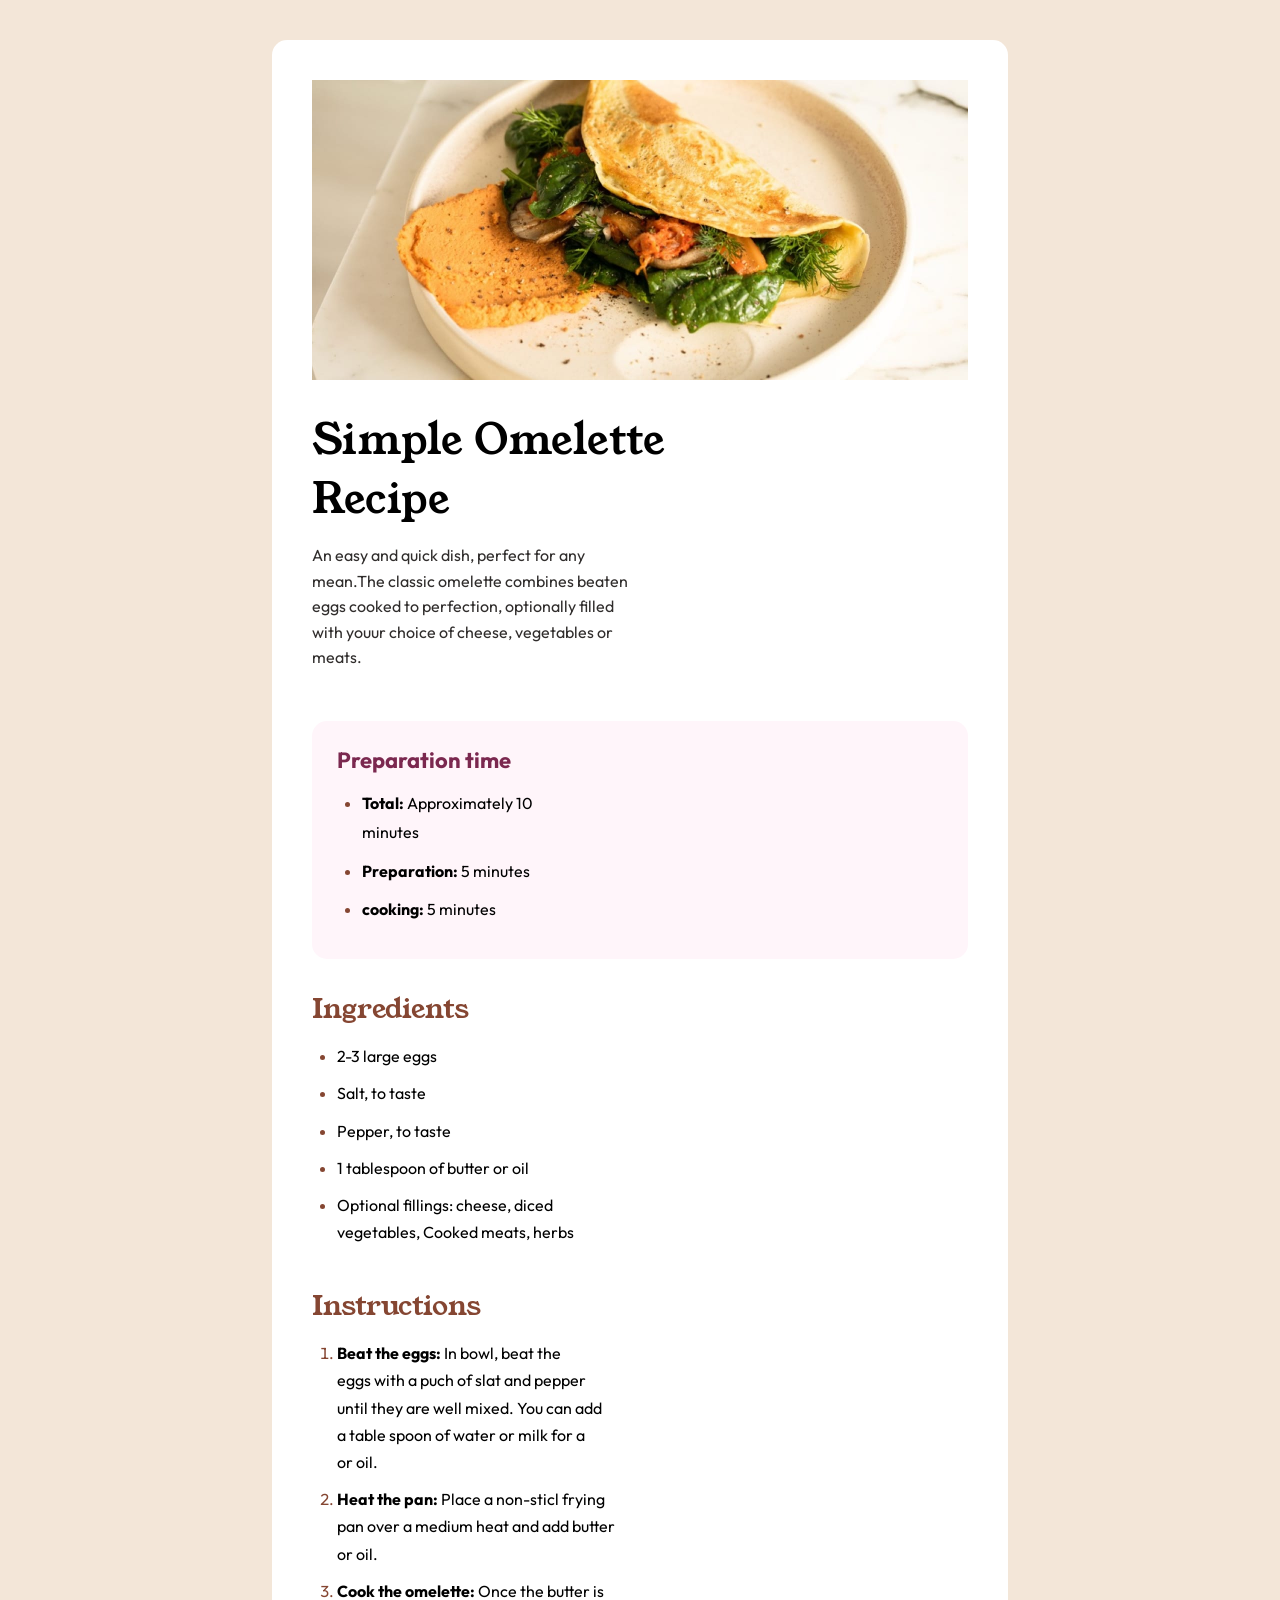
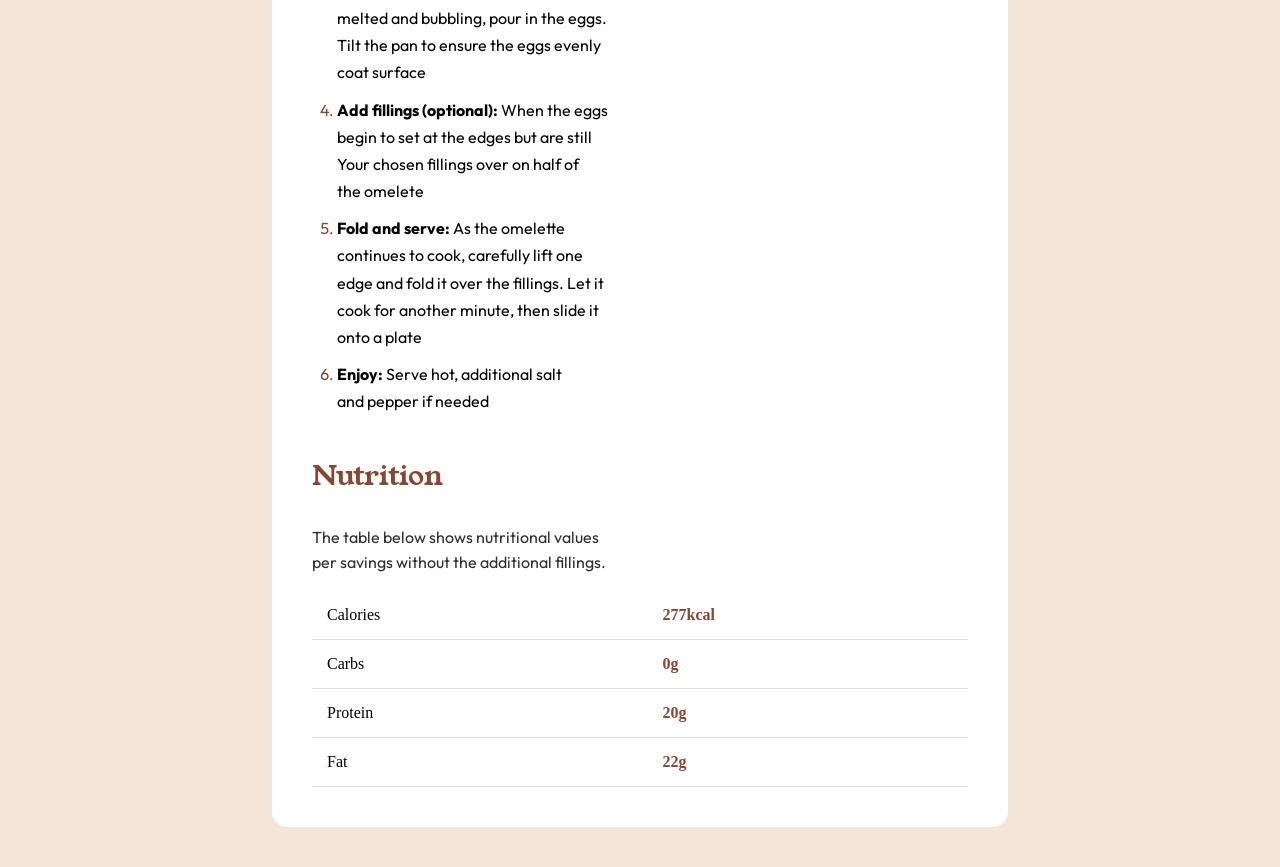
<file: recipe-page-main/index.html>
<!DOCTYPE html>
<html lang="en">
<head>
  <meta charset="UTF-8">
  <meta name="viewport" content="width=device-width, initial-scale=1.0"> 

  <link rel="icon" type="image/png" sizes="32x32" href="./assets/images/favicon-32x32.png">
  <link rel="stylesheet" href="style.css">
  <title>Omelette Recipe</title>
  <link rel="preconnect" href="https://fonts.googleapis.com">
<link rel="preconnect" href="https://fonts.gstatic.com" crossorigin>
<link href="https://fonts.googleapis.com/css2?family=Outfit:wght@100..900&display=swap" rel="stylesheet">
  
</head>
<body>

  <div class="outer-container">
    <div class="img-1">
      <img src="assets/images/image-omelette.jpeg" alt="my image"> 
    </div>

    <div class="first">
      <h1>Simple Omelette<br>Recipe</h1>
      <p>An easy and quick dish, perfect for any<br>mean.The classic omelette combines beaten<br>
      eggs cooked to perfection, optionally filled<br> with youur choice of cheese, vegetables or<br>
    meats.</p>
    </div>
  

    <div class="Preparation">
      <h1>Preparation time</h1>
      <ul>
        <li><Span>Total:</Span> Approximately 10<br> minutes</li>
        <li><Span>Preparation:</Span> 5 minutes</li>
        <li><Span>cooking:</Span> 5 minutes</li>
      </ul>
    </div>

    <div class="ingredients">
      <h1>Ingredients</h1>
      <ul>
        <li>2-3 large eggs</li>
        <li>Salt, to taste</li>
        <li>Pepper, to taste</li>
        <li>1 tablespoon of butter or oil</li>
        <li>Optional fillings: cheese, diced<br>vegetables, Cooked meats, herbs</li>
      </ul>
    </div>

    <div class="instructions">
      <h1>Instructions</h1>
      <ul>
        <li><span>Beat the eggs:</span> In bowl, beat the<br>eggs with a puch of slat and pepper<br>
        until they are well mixed. You can add<br>a table spoon of water or milk for a<br>
        or oil.</li>
        <li><span>Heat the pan:</span> Place a non-sticl frying<br>pan over a medium heat and add butter<br>
          or oil.</li>
        <li><span>Cook the omelette:</span> Once the butter is<br>melted and bubbling, pour in the eggs.<br>
        Tilt the pan to ensure the eggs evenly<br>coat surface</li>
        <li><span>Add fillings (optional):</span> When the eggs<br>begin to set at the edges but are still<br>
        Your chosen fillings over on half of<br>the omelete</li> 
        <li><span>Fold and serve:</span> As the omelette<br>continues to cook, carefully lift one<br>
        edge and fold it over the fillings. Let it<br>
        cook for another minute, then slide it<br>onto a plate</li>
        <li><span>Enjoy:</span> Serve hot, additional salt<br> and pepper if needed</li>
      </ul>
    </div>

    <div class="nutrition">
      <h1>Nutrition</h1>
      <p>The table below shows nutritional values<br>
      per savings without the additional fillings.</p>

    <div class="nutrition-row">
        <h2>Calories</h2>
        <h2>277kcal</h2>
    </div>

    <div class="nutrition-row">
        <h2>Carbs</h2>
        <h2>0g</h2>
    </div>

    <div class="nutrition-row">
        <h2>Protein</h2>
        <h2>20g</h2>
    </div>

    <div class="nutrition-row">
        <h2>Fat</h2>
        <h2>22g</h2>
    </div>
</div>

    

    </div>

    

  </div>

  
  
</html>

<!--
  Simple Omelette Recipe

  An easy and quick dish, perfect for any meal. This classic omelette combines beaten eggs cooked 
  to perfection, optionally filled with your choice of cheese, vegetables, or meats.

  Preparation time

  Total: Approximately 10 minutes
  Preparation: 5 minutes
  Cooking: 5 minutes

  Ingredients

  2-3 large eggs
  Salt, to taste
  Pepper, to taste
  1 tablespoon of butter or oil
  Optional fillings: cheese, diced vegetables, cooked meats, herbs

  Instructions

  Beat the eggs: In a bowl, beat the eggs with a pinch of salt and pepper until they are well mixed. 
  You can add a tablespoon of water or milk for a fluffier texture.

  Heat the pan: Place a non-stick frying pan over medium heat and add butter or oil.

  Cook the omelette: Once the butter is melted and bubbling, pour in the eggs. Tilt the pan to ensure 
  the eggs evenly coat the surface.

  Add fillings (optional): When the eggs begin to set at the edges but are still slightly runny in the 
  middle, sprinkle your chosen fillings over one half of the omelette.

  Fold and serve: As the omelette continues to cook, carefully lift one edge and fold it over the 
  fillings. Let it cook for another minute, then slide it onto a plate.

  Enjoy: Serve hot, with additional salt and pepper if needed.

  Nutrition

  The table below shows nutritional values per serving without the additional fillings.

  Calories
  277kcal

  Carbs
  0g

  Protein
  20g

  Fat
  22g

-->
</file>
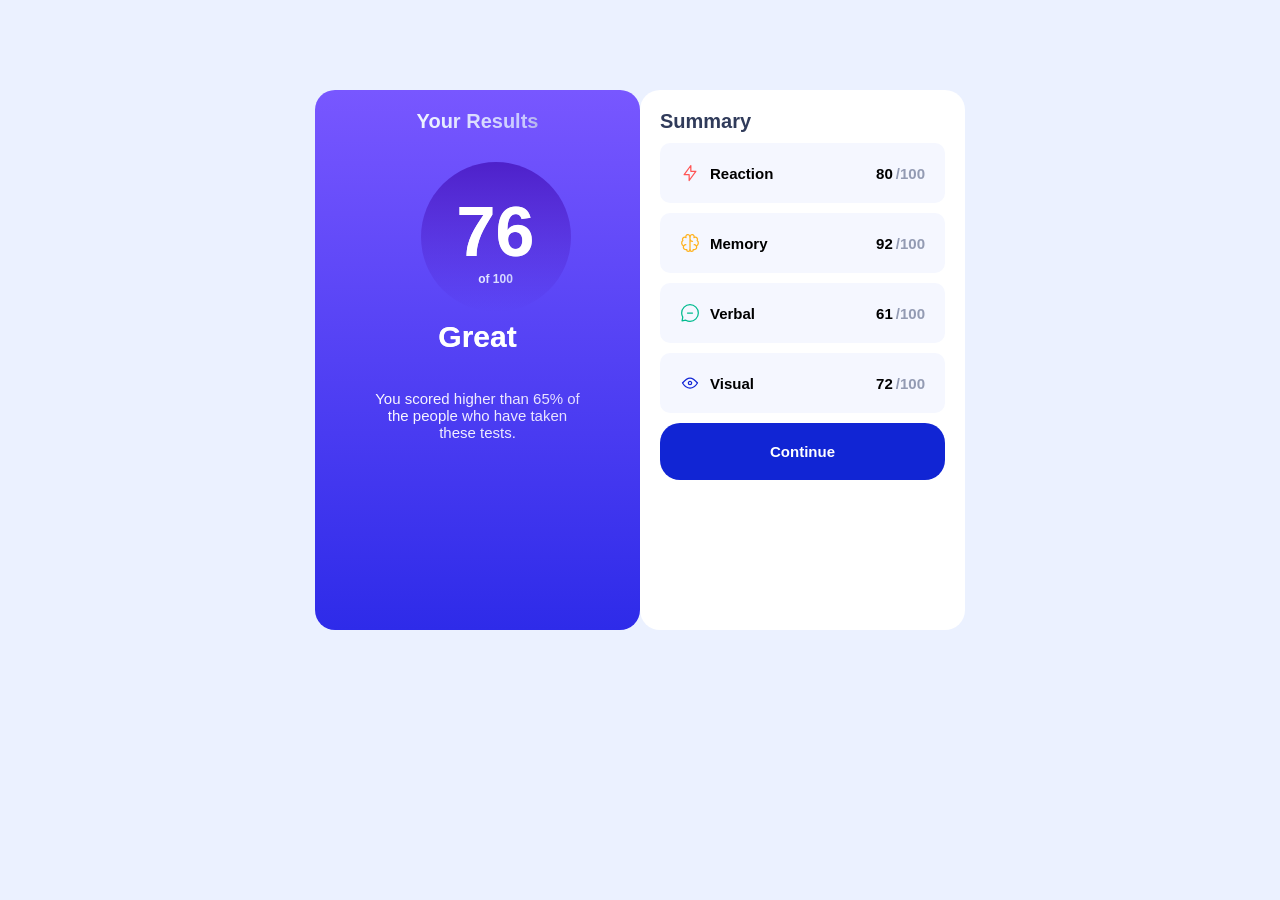
<file: results-summary-component-main/index.html>
<!DOCTYPE html>
<html lang="en">
<head>
  <meta charset="UTF-8">
  <meta name="viewport" content="width=device-width, initial-scale=1.0"> <!-- displays site properly based on user's device -->
  <link rel="icon" type="image/png" sizes="32x32" href="./assets/images/favicon-32x32.png">
  <link rel="stylesheet" href="style.css">
  
  <style>
    .attribution { font-size: 0.6875rem; text-align: center; }
    .attribution a { color: hsl(228, 45%, 44%); }
  </style>
</head>
<body>


  <div class="container">

  <div class="border1">

    <h1>Your Results</h1>

    <div class="circle">
      <h1>76</h1>
      <p>of 100</p>
    </div>

    <div class="text">
      <h1>Great</h1>
      <p>You scored higher than 65% of<br> the people who have taken<br> these tests.</p>
  </div>
</div>

  <div class="summary">
    <h1>Summary</h1>

      <div class="reaction">
        <img src="./assets/images/icon-reaction.svg" alt="reaction icon">
        <p>Reaction</p>
        <p>80<span>/100</span></p>
      </div>

      <div class="memory">
        <img src="./assets/images/icon-memory.svg" alt="memory icon">
        <p>Memory</p>
        <p>92<span>/100</span></p>
      </div>

      <div class="verbal">
        <img src="./assets/images/icon-verbal.svg" alt="verbal icon">
        <p>Verbal</p>
        <p>61<span>/100</span></p>
      </div>

      <div class="visual">
        <img src="./assets/images/icon-visual.svg" alt="visual icon">
        <p>Visual</p>
        <p>72<span>/100</span></p>
      </div>

      <button class="continue">Continue</button>

    </div>
  </div>

</div>

</body>
</html>
</file>
<file: recipe-page-main/style.css>
@import url('https://fonts.googleapis.com/css2?family=Outfit:wght@100..900&family=Young+Serif&display=swap');

* {
    margin: 0;
    padding: 0;
    box-sizing: border-box;
}

body {
    background-color: #f3e6d8;
    padding: 40px 16px;
}

.outer-container {
    background-color: #fff;
    display: flex;
    flex-direction: column;
    width: 100%;
    max-width: 736px;
    margin: auto;
    padding: 40px;
    border-radius: 15px;
}

.outer-container .img-1 img {
    width: 100%;
    display: block;
}

.outer-container .first {
    width: 100%;
    padding: 30px 0;
    text-align: left;
}

.outer-container .first h1 {
    font-family: 'Young Serif', serif;
    font-size: 42px;
    font-weight: normal;
}

.outer-container .first p {
    font-family: 'Outfit', sans-serif;
    padding-top: 15px;
    font-size: 16px;
    color: #302d2c;
    line-height: 1.6;
}

.outer-container .Preparation {
    margin-top: 20px;
    width: 100%;
    padding: 25px;
    background-color: #fff5fa;
    border-radius: 15px;
}

.outer-container .Preparation h1 {
    font-family: 'Outfit', sans-serif;
    color: #7b284f;
    margin-bottom: 15px;
    font-size: 22px;
}

.outer-container .Preparation ul {
    font-family: 'Outfit', sans-serif;
    margin-left: 25px;
    font-size: 16px;
    line-height: 1.8;
}

.Preparation ul li,
.ingredients ul li,
.instructions ul li {
    margin-bottom: 10px;
}

.outer-container .Preparation ul li span,
.outer-container .instructions ul li span {
    font-weight: bold;
}

.Preparation ul li::marker,
.ingredients ul li::marker,
.instructions ul li::marker {
    color: #854632;
}

.outer-container .ingredients,
.outer-container .instructions {
    margin-top: 30px;
    width: 100%;
}

.outer-container .ingredients h1,
.outer-container .instructions h1,
.outer-container .nutrition h1 {
    font-size: 28px;
    color: #854632;
    font-family: 'Young Serif', serif;
    font-weight: normal;
    margin-bottom: 15px;
}

.outer-container .ingredients ul,
.outer-container .instructions ul {
    font-size: 16px;
    margin-left: 25px;
    font-family: 'Outfit', sans-serif;
    line-height: 1.7;
}

.outer-container .instructions ul {
    list-style: decimal;
}

.outer-container .nutrition {
    margin-top: 30px;
    width: 100%;
}

.outer-container .nutrition p {
    font-family: 'Outfit', sans-serif;
    padding: 15px 0;
    font-size: 16px;
    color: #302d2c;
    line-height: 1.6;
}

.outer-container .nutrition .nutrition-row {
    display: grid;
    grid-template-columns: 1fr 1fr;
    gap: 15px;
    width: 100%;
    border-bottom: 1px solid #ddd;
}

.outer-container .nutrition .nutrition-row h2 {
    margin: 0;
    padding: 15px;
    font-size: 16px;
    font-weight: normal;
}

.outer-container .nutrition .nutrition-row h2:last-child {
    color: #854632;
    font-weight: bold;
}


@media (max-width: 600px) {
    body {
        padding: 0;
    }

    .outer-container {
        padding: 24px;
        border-radius: 0;
    }

    .outer-container .img-1 img {
        border-radius: 0;
    }
}
</file>
<file: results-summary-component-main/style.css>
*{
    margin: 0;
    padding: 0;
    box-sizing: border-box;
}

body{
    background-color: #ebf1ff;
    align-content: center;
}



.border1 {
    background: linear-gradient(#7857ff, #2e2be9);
    padding: 20px;
    width: 50%;
    height: 60vh;
    border-radius: 20px;
}

.border1 h1{
    background: linear-gradient(to right, #ffffff, #ebf1ff, #c8c7ff, #303b5a);
    background-clip: text;
    color: transparent;
    text-align: center;
    font-size: 20px;
    font-family: 'Red Hat Display', sans-serif;
    font-weight: 600;
}

.border1 .circle{
    background: linear-gradient(#4e21ca, #2421ca00);
    height: 150px;
    width: 150px;
    border-radius: 50%;
    margin-left: 30%;
    margin-top: 10%;
}

.circle h1{
    color: white;
    text-align: center;
    font-size: 70px;
    font-family: 'Red Hat Display', sans-serif;
    font-weight: 600;
    padding-top: 30px;
}

.circle p{
    background: linear-gradient(to right, #ffffff, #ebf1ff, #c8c7ff, #303b5a);
    background-clip: text;
    color: transparent;
    text-align: center;
    font-size: 12px;
    font-family: 'Red Hat Display', sans-serif;
    font-weight: 600;
}

.text{
    margin-top: 10%;
    text-align: center;
}

.text h1{
    color: white;
    font-size: 30px;
    font-family: 'Red Hat Display', sans-serif;
    font-weight: 600;
    margin-top: -20px
}

.text p {
    background: linear-gradient(to right, #ffffff, #e0d9ff);
    -webkit-background-clip: text;
    background-clip: text;
    color: transparent;
    padding-top: 36px;
    font-size: 15px;
    font-family: 'Red Hat Display', sans-serif;
    font-weight: 400;
}

.summary {
    background: white;
    padding: 20px;
    display: flex;
    flex-direction: column;
    height: 60vh;
    width: 50%;
    border-radius: 20px;
}


.summary h1{
    color: #303b5a;
    text-align: left;
    font-size: 20px;
    font-family: 'Red Hat Display', sans-serif;
    font-weight: 600;
}

.reaction{
    display: flex;
    flex-direction: row;
    align-items: center;
    gap: 10px;
    padding: 20px;
    margin-top: 10px;
    background: #f5f7ff;
    border-radius: 10px;
}

.reaction p{
    font-size: 15px;
    font-family: 'Red Hat Display', sans-serif;
    font-weight: 600;
}

.reaction p:last-child{
    margin-left: auto;
}

.memory{
    display: flex;
    flex-direction: row;
    align-items: center;
    gap: 10px;
    padding: 20px;
    margin-top: 10px;
    background: #f5f7ff;
    border-radius: 10px;
}

.memory p{
    font-size: 15px;
    font-family: 'Red Hat Display', sans-serif;
    font-weight: 600;
}

.memory p:last-child{
    margin-left: auto;
}

.verbal{
    display: flex;
    flex-direction: row;
    align-items: center;
    gap: 10px;
    padding: 20px;
    margin-top: 10px;
    background: #f5f7ff;
    border-radius: 10px;
}

.verbal p{
    font-size: 15px;
    font-family: 'Red Hat Display', sans-serif;
    font-weight: 600;
}

.verbal p:last-child{
    margin-left: auto;
}

.visual{
    display: flex;
    flex-direction: row;
    align-items: center;
    gap: 10px;
    padding: 20px;
    margin-top: 10px;
    background: #f5f7ff;
    border-radius: 10px;
}

.visual p{
    font-size: 15px;
    font-family: 'Red Hat Display', sans-serif;
    font-weight: 600;
}

.visual p:last-child{
    margin-left: auto;
}

.reaction span,
.memory span,
.verbal span,
.visual span {
    color: #939bb3;
    margin-left: 3px;
}

.continue{
    background: #1125d4;
    color: white;
    padding: 20px;
    border-radius: 20px;
    border: none;
    text-align: center;
    font-size: 15px;
    font-family: 'Red Hat Display', sans-serif;
    font-weight: 600;
    margin-top: 10px;
}

.container {
    display: flex;
    justify-content: center;
    align-items: stretch;
    width: 100%;
    max-width: 650px;
    margin: 10vh auto;
}


@media screen and (max-width: 600px) {

    .container {
        display: flex;
        flex-direction: column;
        width: 100%;
        margin: 0;
    }

    .border1 {
        width: 100%;
        height: auto;
        margin: 0;
        border-radius: 0 0 25px 25px;
    }

    .summary {
        width: 100%;
        height: auto;
        margin: 0;
        border-radius: 0;
    }
}
</file>
